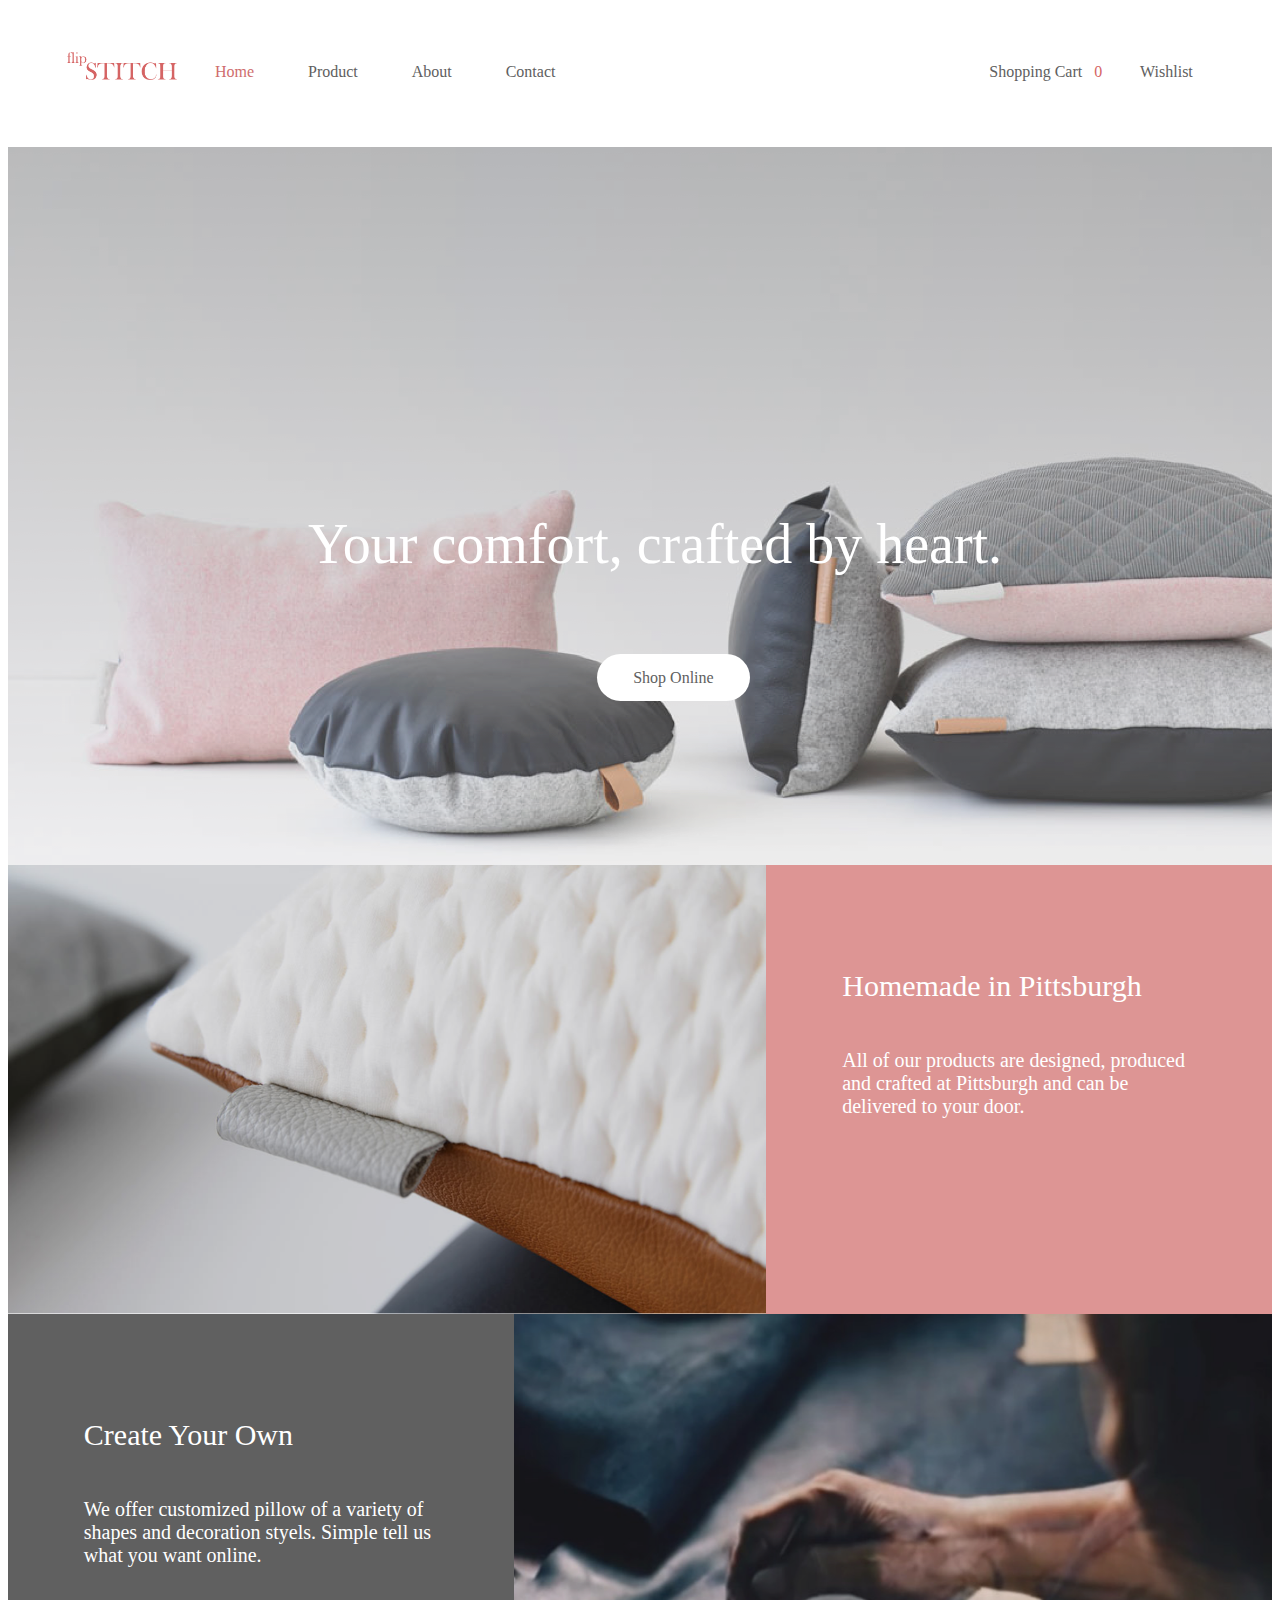
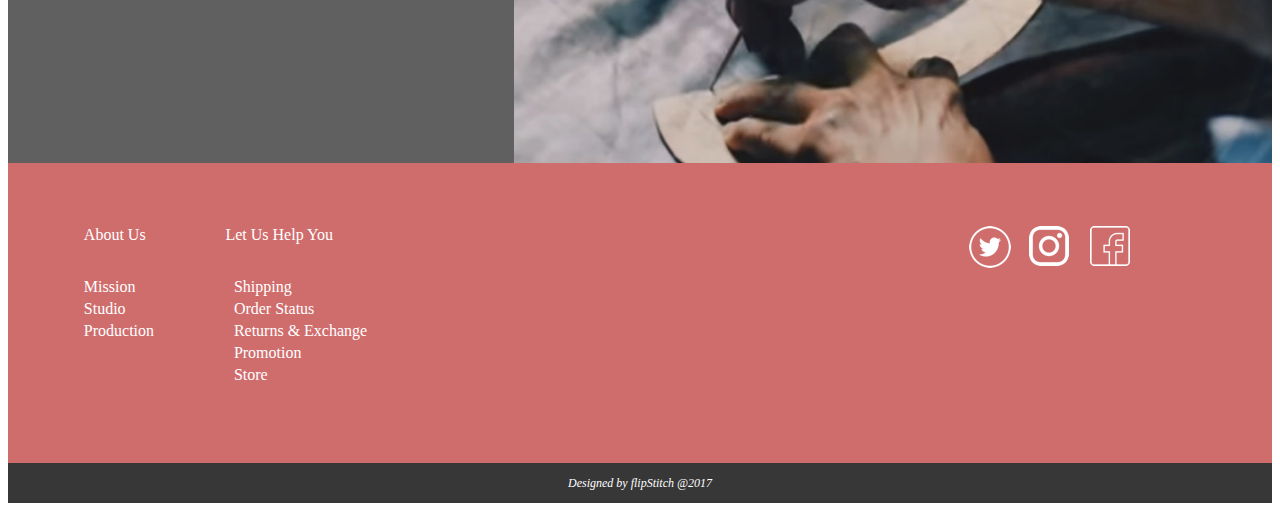
<file: index.html>
<!DOCTYPE html>
<html>
<head>
	<title>Flip Stitch - Your Hand-crafted Pillow</title>
	<link rel="stylesheet" type="text/css" href="main.css"/>
	<script src="https://ajax.googleapis.com/ajax/libs/jquery/3.2.1/jquery.min.js"></script>

	<script src="shoppingcart.js" type="text/javascript"></script>
	<script src="wishlist.js" type="text/javascript"></script>
</head>

<body>
	<header>

		<ul class="nav">
			<a href=""><img id="logo" src="image/logo.png"/></a>
			
			<li><a style="color:#CF6D6D;" href="index.html">Home</a></li>
			<li><a href="productlisting.html">Product</a></li>
			<li><a href="/about">About</a></li>
			<li><a href="/contact">Contact</a></li>
			<li class="cart"><a href="wishlist.html">Wishlist</a></p>
			<p class="cart">|</p>
			<li class="cart"><a href="shoppingcart.html">Shopping Cart</a> <p id="itemCount">0</p></li>

			
		</ul>
		

		<div class="headerbg">
			<div class="headline">
				<p>Your comfort, crafted by heart.</p>
				<a href="productlisting.html" id="button">Shop Online</a>
			</div>
		</div>


	</header>

	<div class="introOne">
		<div><img id="details" src="image/details.png"/></div>
		<div id="redBox">
			<p id="boxtitle">Homemade in Pittsburgh</p>
			<p id="boxtext">All of our products are designed, produced and crafted at Pittsburgh and can be delivered to your door.</p>
		</div>
	<div>

	
	<div class="introTwo">
		<div id="greyBox">
			<p id="boxtitle">Create Your Own</p>
			<p id="boxtext">We offer customized pillow of a variety of shapes and decoration styels. Simple tell us what you want online.</p>
		</div>
		<div><img id="customize" src="image/customize.png"/></div>
	</div>

	<div class="social">
		<div class>
			<p id="companydetails">About Us</p>
			<p id="companydetails">Let Us Help You</p>
			<ul id="socialmedia">
				<li><a href="#"><img src="image/facebook.png" /></a></li>
				<li><a href="#"><img src="image/instagram.png" /></a></li>
				<li><a href="#"><img src="image/twitter.png" /></a></li>
			</ul>
		</div>
		<p id="socialpara1">Mission<br />Studio<br />Production</p>
		<p id="socialpara2">Shipping<br />Order Status<br />Returns & Exchange<br />Promotion<br />Store</p>
	</div>

	<div class="footer">
		<p id="copyright">Designed by flipStitch @2017</p>
	</div>




</body>

</html>
</file>
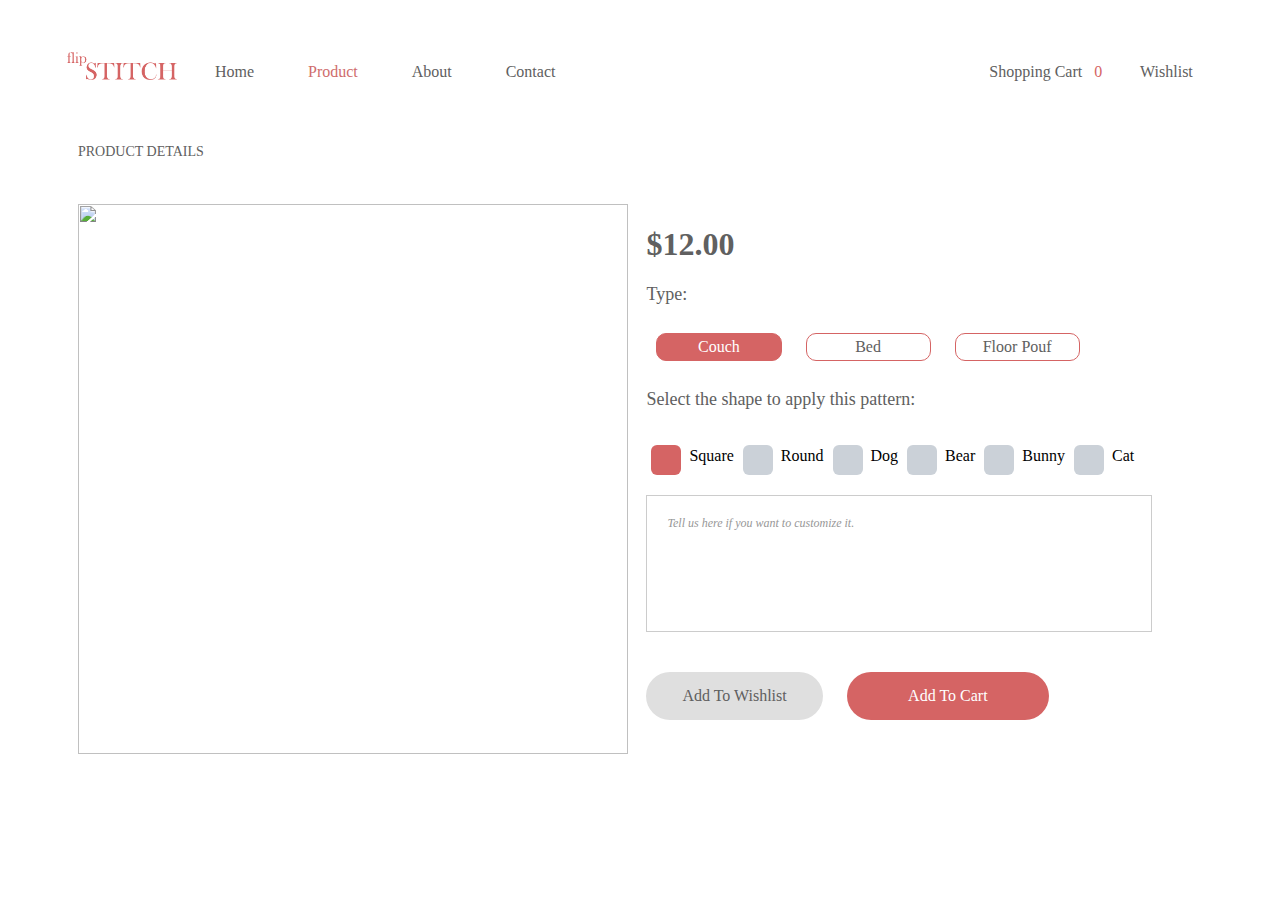
<file: product.html>
<!DOCTYPE html>
<html>
<head>
	<title>Flip Stitch - Product Details</title>
	<link rel="stylesheet" type="text/css" href="main.css"/>
	<script src="https://ajax.googleapis.com/ajax/libs/jquery/3.2.1/jquery.min.js"></script>

	<script src="shoppingcart.js" type="text/javascript"></script>
	<script src="wishlist.js" type="text/javascript"></script>
</head>

<body>
	<header>
		<ul class="nav">
			<a href=""><img id="logo" src="image/logo.png"/></a>
			<li><a href="index.html">Home</a></li>
			<li><a style="color:#CF6D6D;" href="productlisting.html">Product</a></li>
			<li><a href="/about">About</a></li>
			<li><a href="/contact">Contact</a></li>	
			<li class="cart"><a href="wishlist.html">Wishlist</a></p>
			<p class="cart">|</p>
			<li class="cart"><a href="shoppingcart.html">Shopping Cart</a> <p id="itemCount">0</p></li>
		</ul>
	</header>

	<div class="indicatorBox">
		<p id="indicator">PRODUCT DETAILS</p>
	</div>

	<div>
		<img id="product" src="image/product.png"/>

		<div class="details">
			<h1 class="productdetails" id="productname">Throw Pillow-Geometric</h1>
			<h1 class="productdetails" id="productprice">$12.00</h1>

			<div class="selection">

				<section class="selectType">
					<p style="color:#606060; font-size:18px">Type:</p>

					<div class="radio-toolbar">
  						<input type="radio" id="radio1" name="radios" value="Couch" checked>
  						<label for="radio1">Couch</label>

  						<input type="radio" id="radio2" name="radios" value="Bed" >
  						<label for="radio2">Bed</label>

  						<input type="radio" id="radio3" name="radios" value="Floor Pouf">
  						<label for="radio3">Floor Pouf</label>
					</div>

				</section>

				<div>
					<p style="color:#606060; font-size:18px">Select the shape to apply this pattern:</p>
					<div id="myType">
  						<label>
    						<input type="radio" class="option-input radio" name="example" value="Square" checked />Square
    					</label>
  						
 						<label>
    						<input type="radio" class="option-input radio" name="example" value="Round" />Round
  						</label>
  						<label>
    						<input type="radio" class="option-input radio" name="example" value="Dog" />Dog
  						</label>
  						<label>
    						<input type="radio" class="option-input radio" name="example" value="Bear" />Bear
  						</label>
  						<label>
    						<input type="radio" class="option-input radio" name="example" value="Bunny" />Bunny
  						</label>
  						<label>
    						<input type="radio" class="option-input radio" name="example" value="Cat" />Cat
  						</label>
					</div>

				</div>
			</div>

			<p id=textbox>Tell us here if you want to customize it.</p>
			<button id="wishlist">Add To Wishlist</button>
			
			<button id="cta">
				Add To Cart
			</button>

			<br/>
			<br/>
			<br/>
			

		</div>	
			
	</div>

			

</body>
</file>
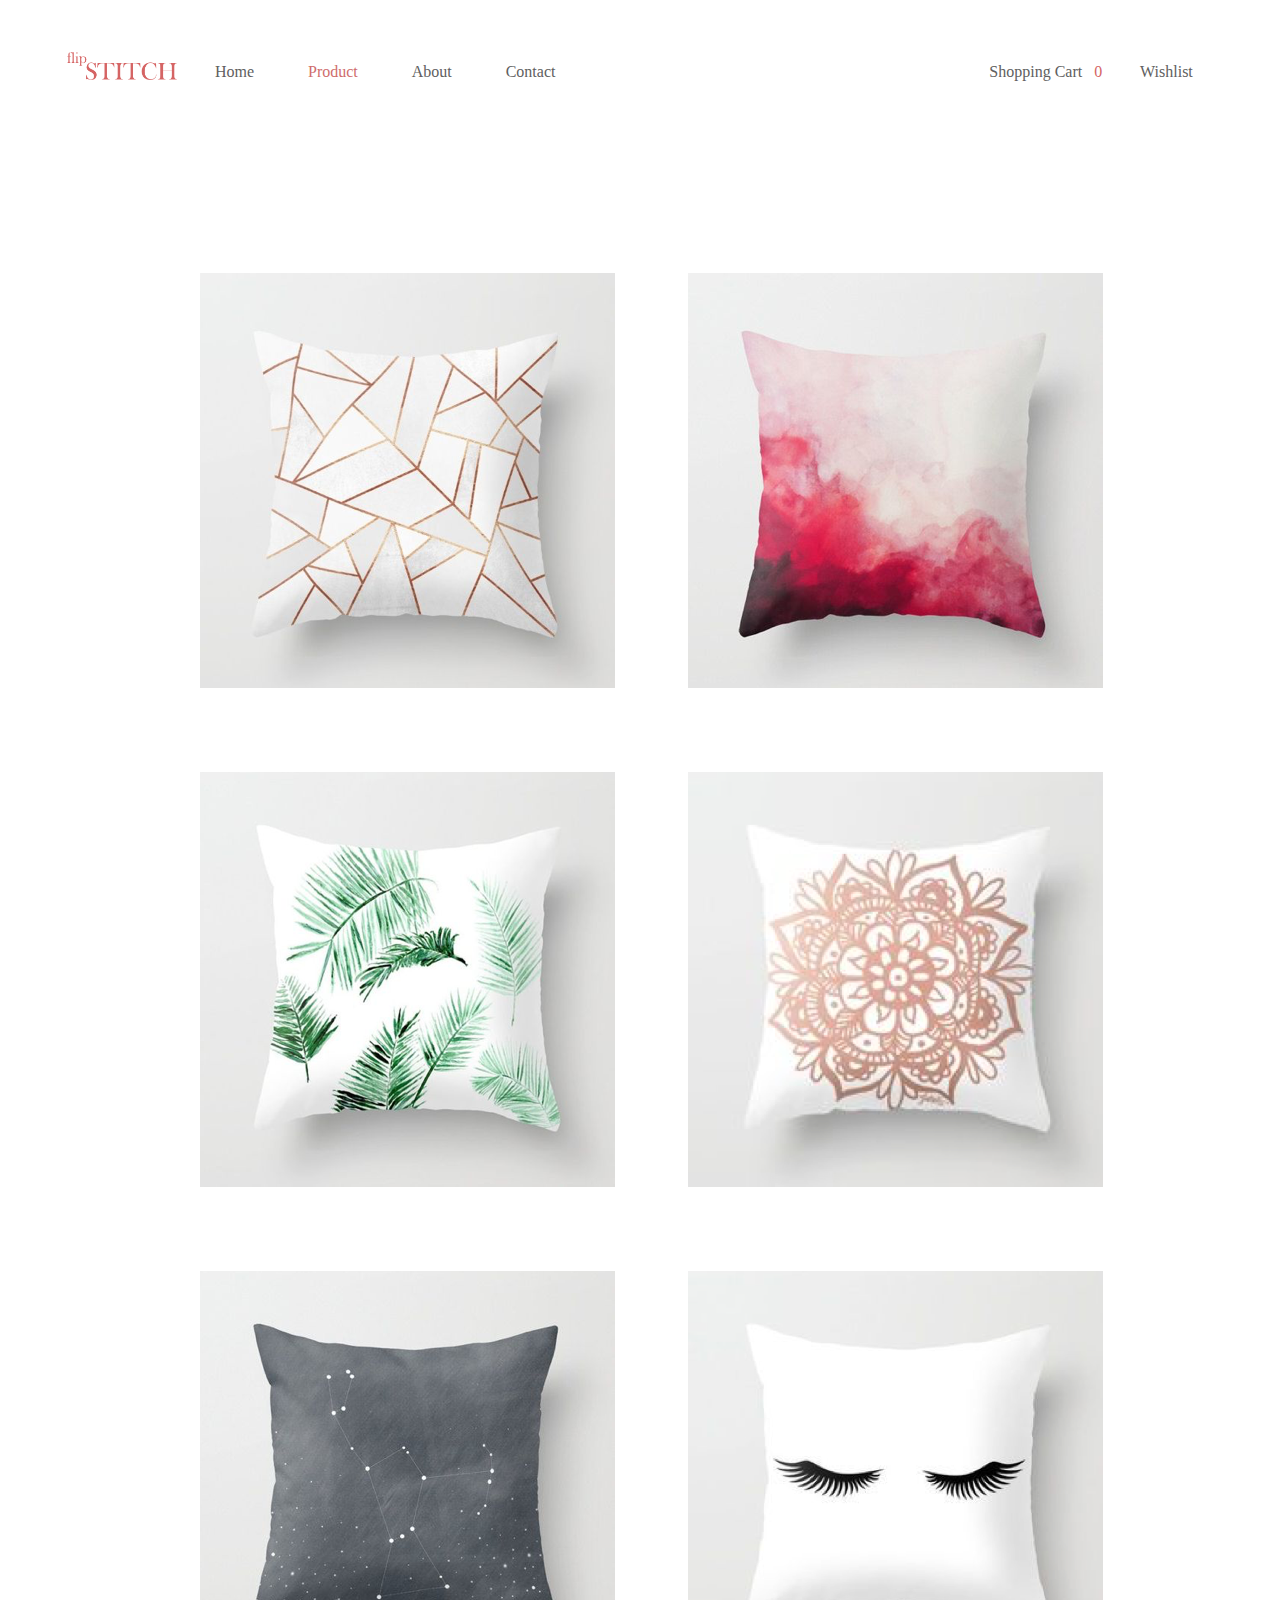
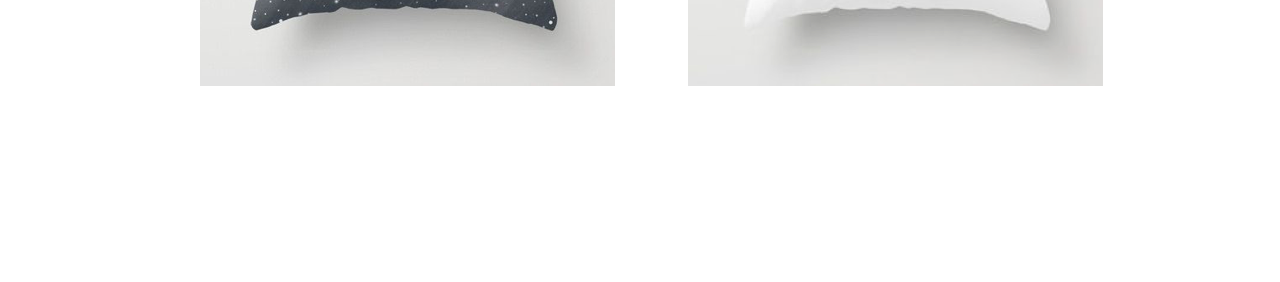
<file: productlisting.html>
<!DOCTYPE html>
<html>
<head>
	<title>Flip Stitch - Products</title>
	<link rel="stylesheet" type="text/css" href="main.css"/>
	<script src="https://ajax.googleapis.com/ajax/libs/jquery/3.2.1/jquery.min.js"></script>

	<script src="shoppingcart.js" type="text/javascript"></script>
	<script src="wishlist.js" type="text/javascript"></script>
</head>

<body>
	<header>

		<ul class="nav">
			<a href=""><img id="logo" src="image/logo.png"/></a>
			
			<li><a href="index.html">Home</a></li>
			<li><a style="color:#CF6D6D;" href="productlisting.html">Product</a></li>
			<li><a href="/about">About</a></li>
			<li><a href="/contact">Contact</a></li>
			<li class="cart"><a href="wishlist.html">Wishlist</a></p>
			<p class="cart">|</p>
			<li class="cart"><a href="shoppingcart.html">Shopping Cart</a> <p id="itemCount">0</p></li>
			
		</ul>

	</header>

	
	<div class="grid">
			<div id="1"><a href="product.html"><img src="image/1.png" /></a>
			</div>
			<div id="2"><a href="product.html"><img src="image/2.png" /></a>
			</div>
			<div id="3"><a href="product.html"><img src="image/3.png" /></a>
			</div>
			<div id="4"><a href="product.html"><img src="image/4.png" /></a>
			</div>
			<div id="5"><a href="product.html"><img src="image/5.png" /></a>
			</div>
			<div id="6"><a href="product.html"><img src="image/6.png" /></a>
			</div>
	</div>



</body>
</file>
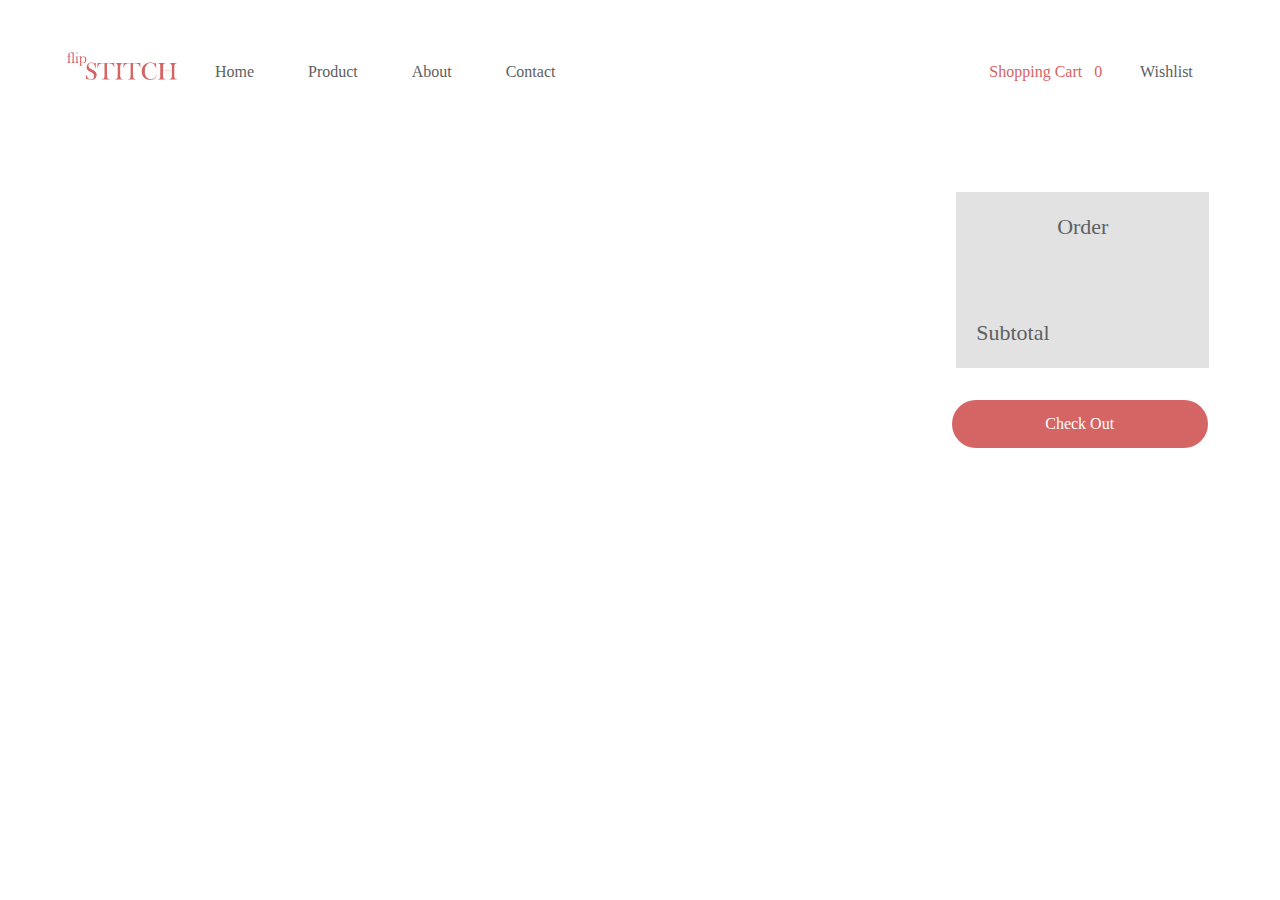
<file: shoppingcart.html>
<!DOCTYPE html>
<html>
<head>
	<title>Flip Stitch - Products</title>
	<link rel="stylesheet" type="text/css" href="main.css"/>
	<script src="https://ajax.googleapis.com/ajax/libs/jquery/3.2.1/jquery.min.js"></script>

	<script src="shoppingcart.js" type="text/javascript"></script>
	<script src="wishlist.js" type="text/javascript"></script>
</head>

<body>
	<header>

		<ul class="nav">
			<a href=""><img id="logo" src="image/logo.png"/></a>
			
			<li><a href="index.html">Home</a></li>
			<li><a href="productlisting.html">Product</a></li>
			<li><a href="/about">About</a></li>
			<li><a href="/contact">Contact</a></li>
			<li class="cart"><a href="wishlist.html">Wishlist</a></p>
			<p class="cart">|</p>
			<li class="cart"><a style="color: #D56464" href="shoppingcart.html">Shopping Cart</a> <p id="itemCount"></p></li>
			
		</ul>

	</header>


	<div class="shoppingcart">
	</div>

	<div class="ordersummary">
		<p id="order">Order</p>
		<br/><br>
		<p id="subtotal">Subtotal</p>
	</div>

	<button id="checkout">Check Out</button>



</body>
</file>
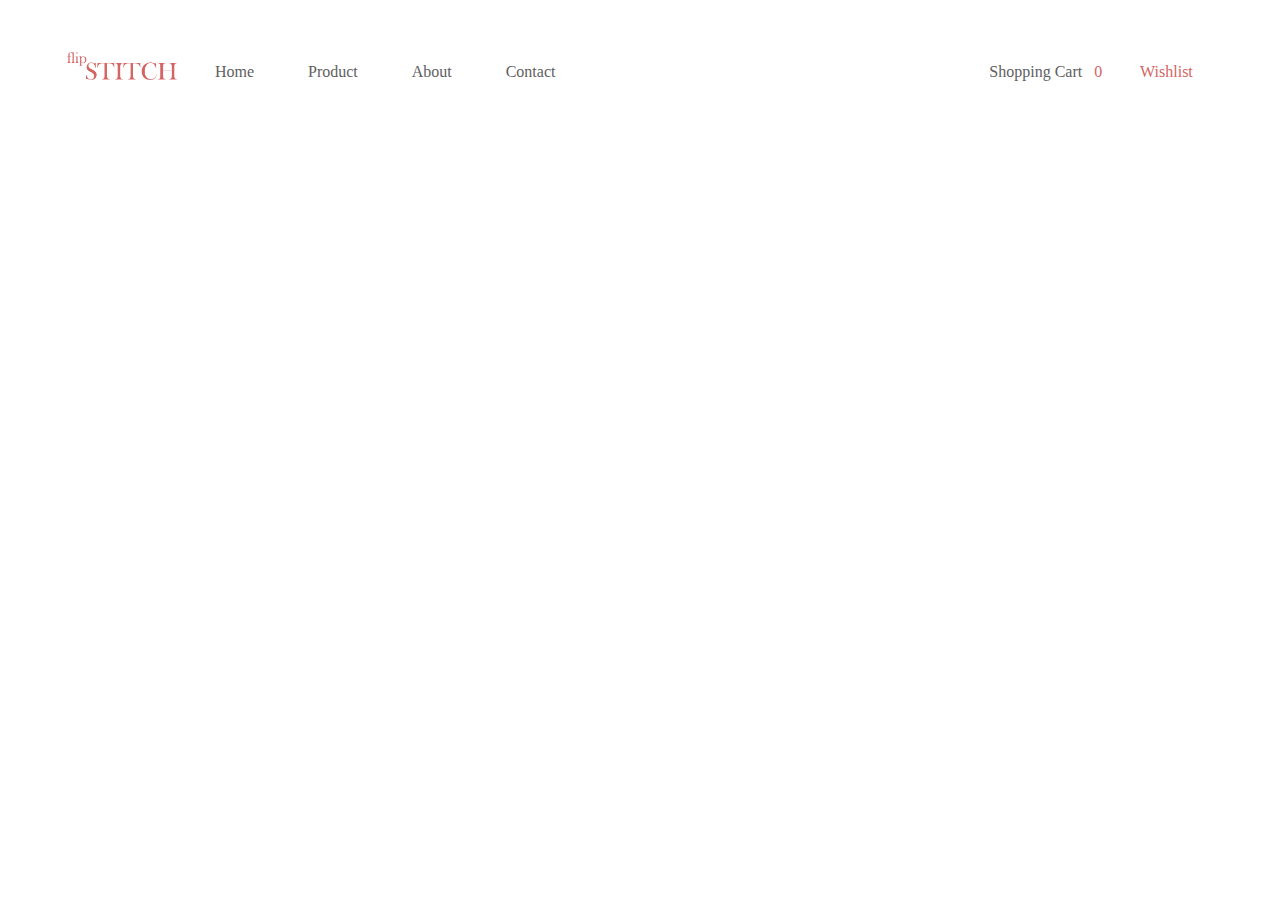
<file: wishlist.html>
<!DOCTYPE html>
<html>
<head>
	<title>Flip Stitch - Products</title>
	<link rel="stylesheet" type="text/css" href="main.css"/>
	<script src="https://ajax.googleapis.com/ajax/libs/jquery/3.2.1/jquery.min.js"></script>

	<script src="shoppingcart.js" type="text/javascript"></script>
	<script src="wishlist.js" type="text/javascript"></script>
</head>

<body>
	<header>

		<ul class="nav">
			<a href=""><img id="logo" src="image/logo.png"/></a>
			
			<li><a href="index.html">Home</a></li>
			<li><a href="productlisting.html">Product</a></li>
			<li><a href="/about">About</a></li>
			<li><a href="/contact">Contact</a></li>
			<li class="cart"><a style="color: #D56464" href="wishlist.html">Wishlist</a></p>
			<p class="cart">|</p>
			<li class="cart"><a href="shoppingcart.html">Shopping Cart</a> <p id="itemCount">0</p></li>
			
		</ul>

	</header>

	<div class="wishcart">
	</div>



</body>
</file>
<file: main.css>
p{
	font-family: Helvetica Neue;
	color:white;
}

#logo{
	margin-left: -4%;
	margin-top:-1%; 
	width: 10%;
	height: auto;
	float:left;
}

.nav{
	list-style-type:none;
	margin:5%;
	overflow:visible;
}

.nav li{
	float:left;
	margin-left:2%;
}

.nav a{
	display:inline;
	color:#606060;
	font-family:Helvetica Neue;
	text-align:center;
	padding:14px 16px;
	text-decoration: none;
	list-style-type:none;
}


.cart{
	float: right!important;
}
#itemCount {
  color: #000000;
  text-align: center;
  display:inline;
  margin-left:-8px;
  color:#D56464;
  font-weight:900px;
}


.headerbg{
	display:flex;
	align-items:center;
	background-image:url(image/headerimage.png);
	height:718px;
	width:100%;
}

.headline{
	height:100px;
	width:100%;
	font-size:56px;
	margin-left:300px;	
}

#button{
	background-color: white;
	border-radius:40px;
    color:#606060;
    padding: 15px 36px;
    font-family:Helvetica Neue;
    font-size: 16px;
    width:20%;
    margin-left:30%;
    text-align:center;
    text-decoration: none;
}

#button:hover{
    background-color: #DD9594;
    color: white;
}

.introOne{
	display:table;
	width:100%;
}

#details{
	width:60%;
	height: 449px;
	float: left;
	z-index: 10;
}

#redBox{
	width: 40%;
	height: 449px;
	float: left;
	background:#DD9594;
}


.introTwo{
	display:table;
	width:100%;
}

#customize{
	width:60%;
	height:449px;
	float:right;
	z-index:10;
}

#greyBox{
	width:40%;
	height:449px;
	float:left;
	background:#606060;
}

#boxtitle{
	height:20%;
	font-size:30px;
	display:flex;
	align-items:center;
	margin-left:15%;
	margin-top:15%;
}

#boxtext{
	height:10%;
	width:70%;
	font-size:20px;
	font-weight:lighter;
	display:flex;
	align-items:center;
	margin-left:15%;
}

.social{
	height:300px;
	width:100%;
	background-color: #CF6D6D;
}

#companydetails{
	margin-left:6%;
	margin-top:5%;
	display:inline-block;
}

#socialpara1{
	margin-left:6%;
	margin-top:1.2%;
	display:inline-block;
	vertical-align:top;
	font-weight:lighter;
	line-height:22px;
}

#socialpara2{
	margin-left:6%;
	display:inline-block;
	vertical-align:top;
	font-weight:lighter;
	line-height:22px;
}

#socialmedia{
	width:40%;
	float:right;
	margin-top:5%;
	margin-right:10%;
}

#socialmedia li{
	float:right;
	height:10%;
	width:10%;
	display:inline-block;
	bottom:10%;
	margin:0 1%;
}

.footer{
	height:40px;
	width:100%;
	background-color:#373737;
}

#copyright{
	font-size:12px;
	text-align:center;
	padding-top:1%;
	margin:auto;
	font-style:italic;
}

/**********************for product page******************/

#indicator{
	font-size:14px;
	color:#606060;
	margin-left:70px;
	margin-top:50px;
}

#product{
	margin-top:30px;
	margin-left:70px;
	margin-bottom:20px;
	width:550px;
	height:550px;
}

.details{
	margin-top:30px;
	margin-right:120px;
	float: right;
	width: 40%;
	display:inline-block;
}

.productdetails{
	color:#606060;
	font-family:Helvetica Neue;
	width: 90%;
	margin-top:0px;
}

#textbox{
	border:0.25px solid #CCCCCC;
	font-size:12px;
	font-style:italic;
	font-weight:lighter;
	color:#979797;
	padding:20px 250px 100px 20px;
	display:inline-block;
	margin:30px 0 20px 0;
	display: block;
}

/**for add to cart button*/
#cta{
	display:inline;
	background-color: #D56464;
	border-radius:40px;
    border: none;
    color:white;
    padding: 15px 36px;
    font-family:Helvetica Neue;
    font-size: 16px;
    text-align:center;
    width:40%;
    margin-top:20px;
    margin-left:20px;
    margin-bottom:20px;
}

/**for wishlist button*/
#wishlist{
	display:inline-block;
	background-color: #DFDFDF;
	border-radius:40px;
    border: none;
    color:#606060;
    padding: 15px 36px;
    font-family:Helvetica Neue;
    font-size: 16px;
    text-align:center;
/*    width:40%;*/
    margin-top:20px;
}

#wishlist:hover{
	background-color: #D56464;
	color:white;
}

/*for the type selector*/
section div{
  display:inline;
}
.selectType input[type="radio"] {
  display: none;
}


.radio-toolbar input[type="radio"] {
  display: none;
}

.radio-toolbar label {
	width:20%;
  display: inline-block;
  background-color: white;
  padding: 4px 11px;
  font-family: Helvetica Neue;
  font-size: 16px;
  cursor: pointer; 
  color:#606060;
  border:1px solid #D56464;
  border-radius:10px;
  text-align:center;
  margin:10px;
}

.radio-toolbar input[type="radio"]:checked+label {
  background-color: #D56464;
  color:white;
}


/**for the shape selector**/

@keyframes click-wave {
  0% {
    height: 40px;
    width: 40px;
    opacity: 0.35;
    position: relative;
  }
  100% {
    height: 200px;
    width: 200px;
    margin-left: -80px;
    margin-top: -80px;
    opacity: 0;
  }
}


@keyframes click-wave {
  0% {
    height: 40px;
    width: 40px;
    opacity: 0.35;
    position: relative;
  }
  100% {
    height: 200px;
    width: 200px;
    margin-left: -80px;
    margin-top: -80px;
    opacity: 0;
  }
}


.option-input {
  -webkit-appearance: none;
  -moz-appearance: none;
  -ms-appearance: none;
  -o-appearance: none;
  appearance: none;
  position: relative;
  top: 13.33333px;
  right: 0;
  bottom: 0;
  left: 0;
  height: 30px;
  width: 30px;
  transition: all 0.15s ease-out 0s;

  background: #cbd1d8;
  border: none;
  color: #fff;
  cursor: pointer;
  display: inline-block;
  margin-right: 0.5rem;
  outline: none;
  position: relative;
  z-index: 1000;
}

#myType label{
	font-family: Helvetica Neue;
}

.option-input:hover {
  background: #9faab7;
}
.option-input:checked {
  background: #D56464;
}
.option-input:checked::before {
  height: 30px;
  width: 30px;
  position: absolute;
  display: inline-block;
  font-size: 26.66667px;
  line-height: 40px;
}
.option-input:checked::after {
  -webkit-animation: click-wave 0.65s;
  -moz-animation: click-wave 0.65s;
  animation: click-wave 0.65s;
  background: #D56464;
  content: '';
  display: block;
  position: relative;
  z-index: 100;
}
.option-input.radio {
  border-radius: 20%;
}
.option-input.radio::after {
  border-radius: 20%;
}



/**********************for productlisting page******************/


.grid{
	width:80%;
	margin:12%;
/*	display:inline-block;*/
}

.grid div{
	width:40%;
	margin:40px;
	display:inline-block;
}


/*********************for shopping cart page********************/
hr{
	color:#979797;
	width:60%;
	margin-left:5%;
}

.shoppingcart{
	width:60%;
	display:inline-block;
	margin-left:2%;
}

.selectedproduct{
	margin-top:30px;
	margin-left:70px;
	margin-bottom:20px;
	width:20%;
}


.ordersummary{
	width: 20%;
	height: 10%;
	float: right;
	background:#E2E2E2;
	margin-right:5%;
	display:inline-block;
	margin-top:30px;
}

#order{
	color:#606060;
	font-size:22px;
	margin-left:40%;
}

#subtotal{
	color:#606060;
	font-size:22px;
	float:left;
	margin-left:8%;
}

#checkout{
	margin-top:20%;
	margin-left:12.5%;
	display:inline-block;
	background-color: #D56464;
	border-radius:40px;
    border: none;
    color:white;
    padding: 15px 36px;
    font-family:Helvetica Neue;
    font-size: 16px;
    text-align:center;
    width:20%;   
    position:fixed;
}

#cart p{
	color: #000000;
}

.pillow{
	margin-left:50px;
	margin-top:20px;
	width:100%;
	display:inline-block;
	vertical-align:top;
	color:#606060;
}

.pillow img{
	margin-top:30px;
	margin-left:70px;
	margin-bottom:50px;
	width:20%;
}

.pillow h3{
	color:#606060;
	margin-left:50px;
	margin-top:20px;
	width:30%;
	display:inline-block;
	vertical-align:top;
	font-family: Helvetica Neue;
}

.pillow p{
	color:#606060;
	margin-left:280px;
	margin-top:-70px;
	margin-bottom:20px;
	width:30%;
	display:block;
	vertical-align:top;
}

.pillow button{
	margin-right:5%;
	float:right;
	display:inline
	background: #DFDFDF;
    border: none;
    color:#606060;
    padding: 15px 36px;
    font-family:Helvetica Neue;
    font-size: 14px;
    text-align:center;
    width:15%;
    margin-top:20px;
}

.wish{
	margin-left:50px;
	margin-top:20px;
	margin-bottom:20px;
	width:100%;
	display:inline-block;
	vertical-align:top;
	color:#606060;
}

.wish img{
	margin-top:30px;
	margin-left:70px;
	margin-bottom:50px;
	width:20%;
}

.wish h3{
	color:#606060;
	margin-left:50px;
	margin-top:20px;
	width:30%;
	display:inline-block;
	vertical-align:top;
	font-family: Helvetica Neue;
}

.wish p{
	color:#606060;
	margin-left:390px;
	margin-top:-90px;
	margin-bottom:20px;
	width:30%;
	display:block;
}

.wish button{
	margin-right:15%;
	float:right;
	display:inline
	background: #DFDFDF;
    border: none;
    color:#606060;
    padding: 15px 36px;
    font-family:Helvetica Neue;
    font-size: 14px;
    text-align:center;
    width:15%;
    margin-top:20px;
}
</file>
